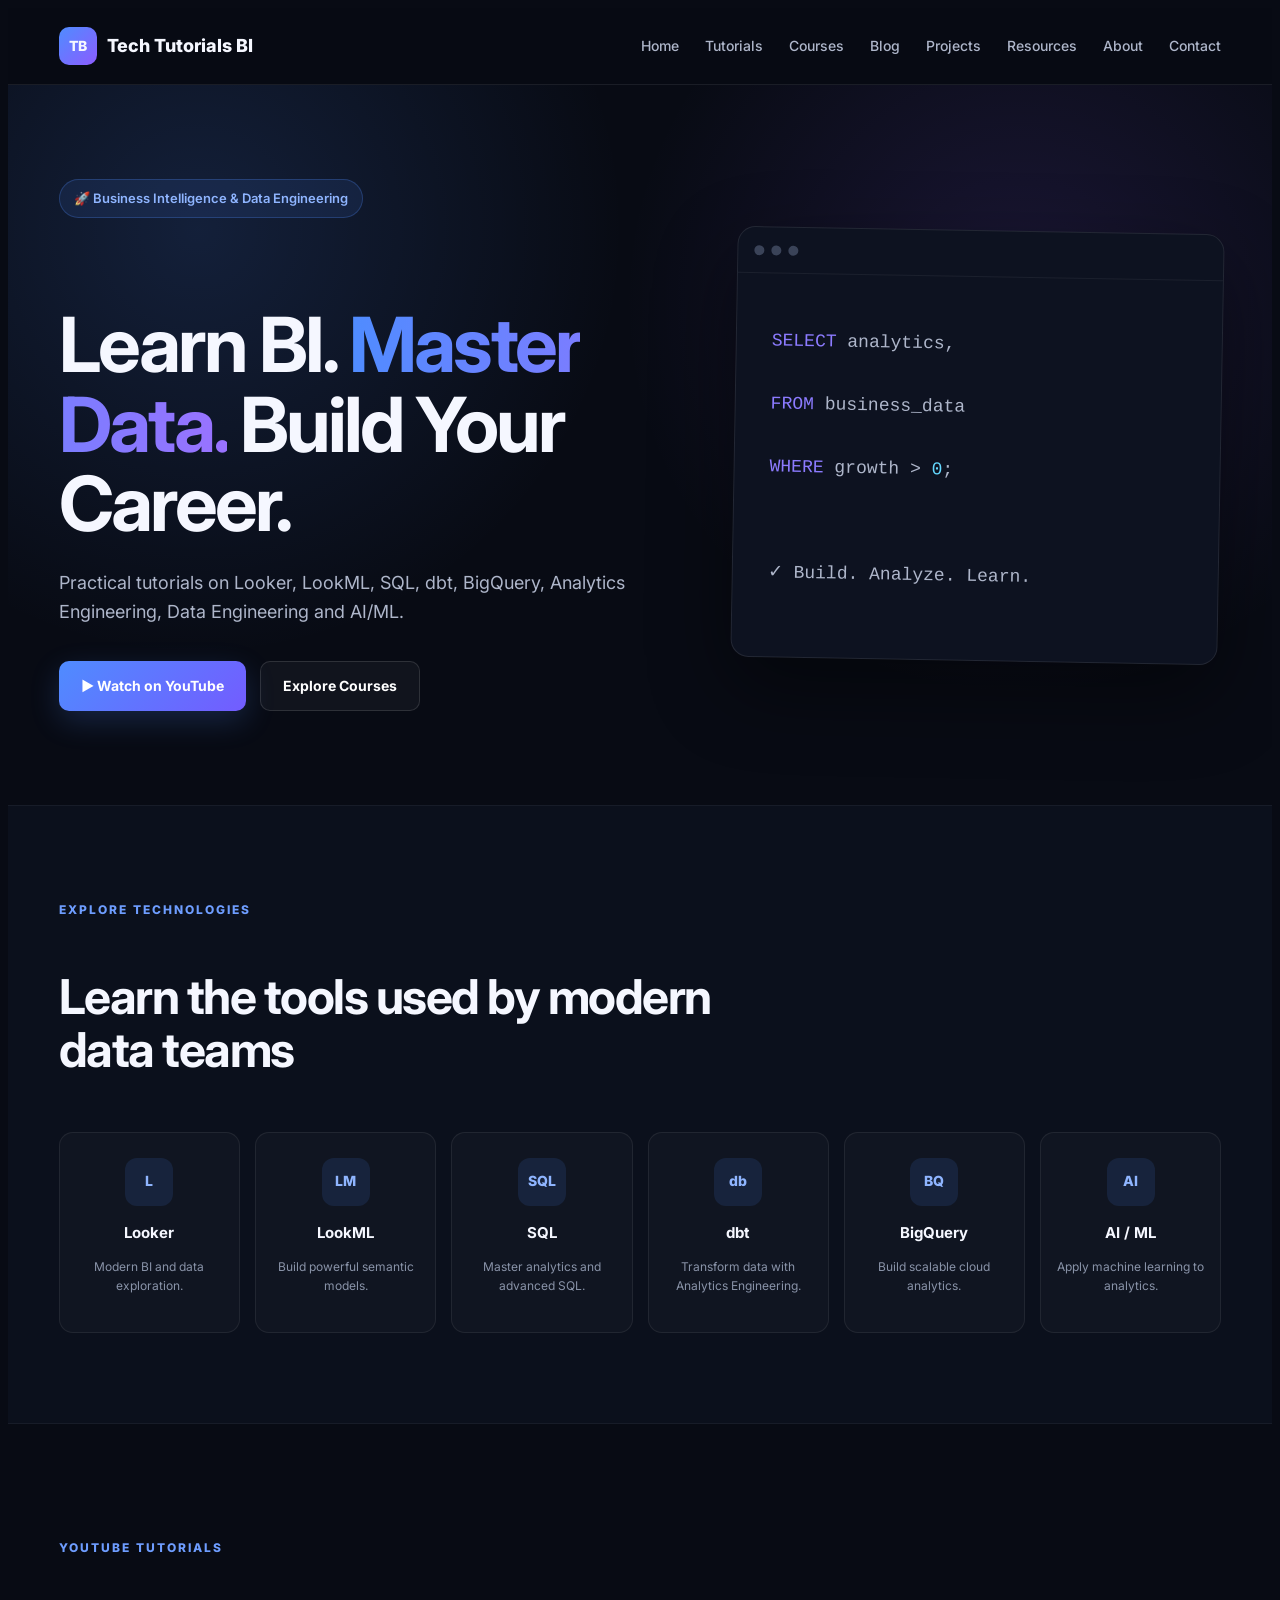
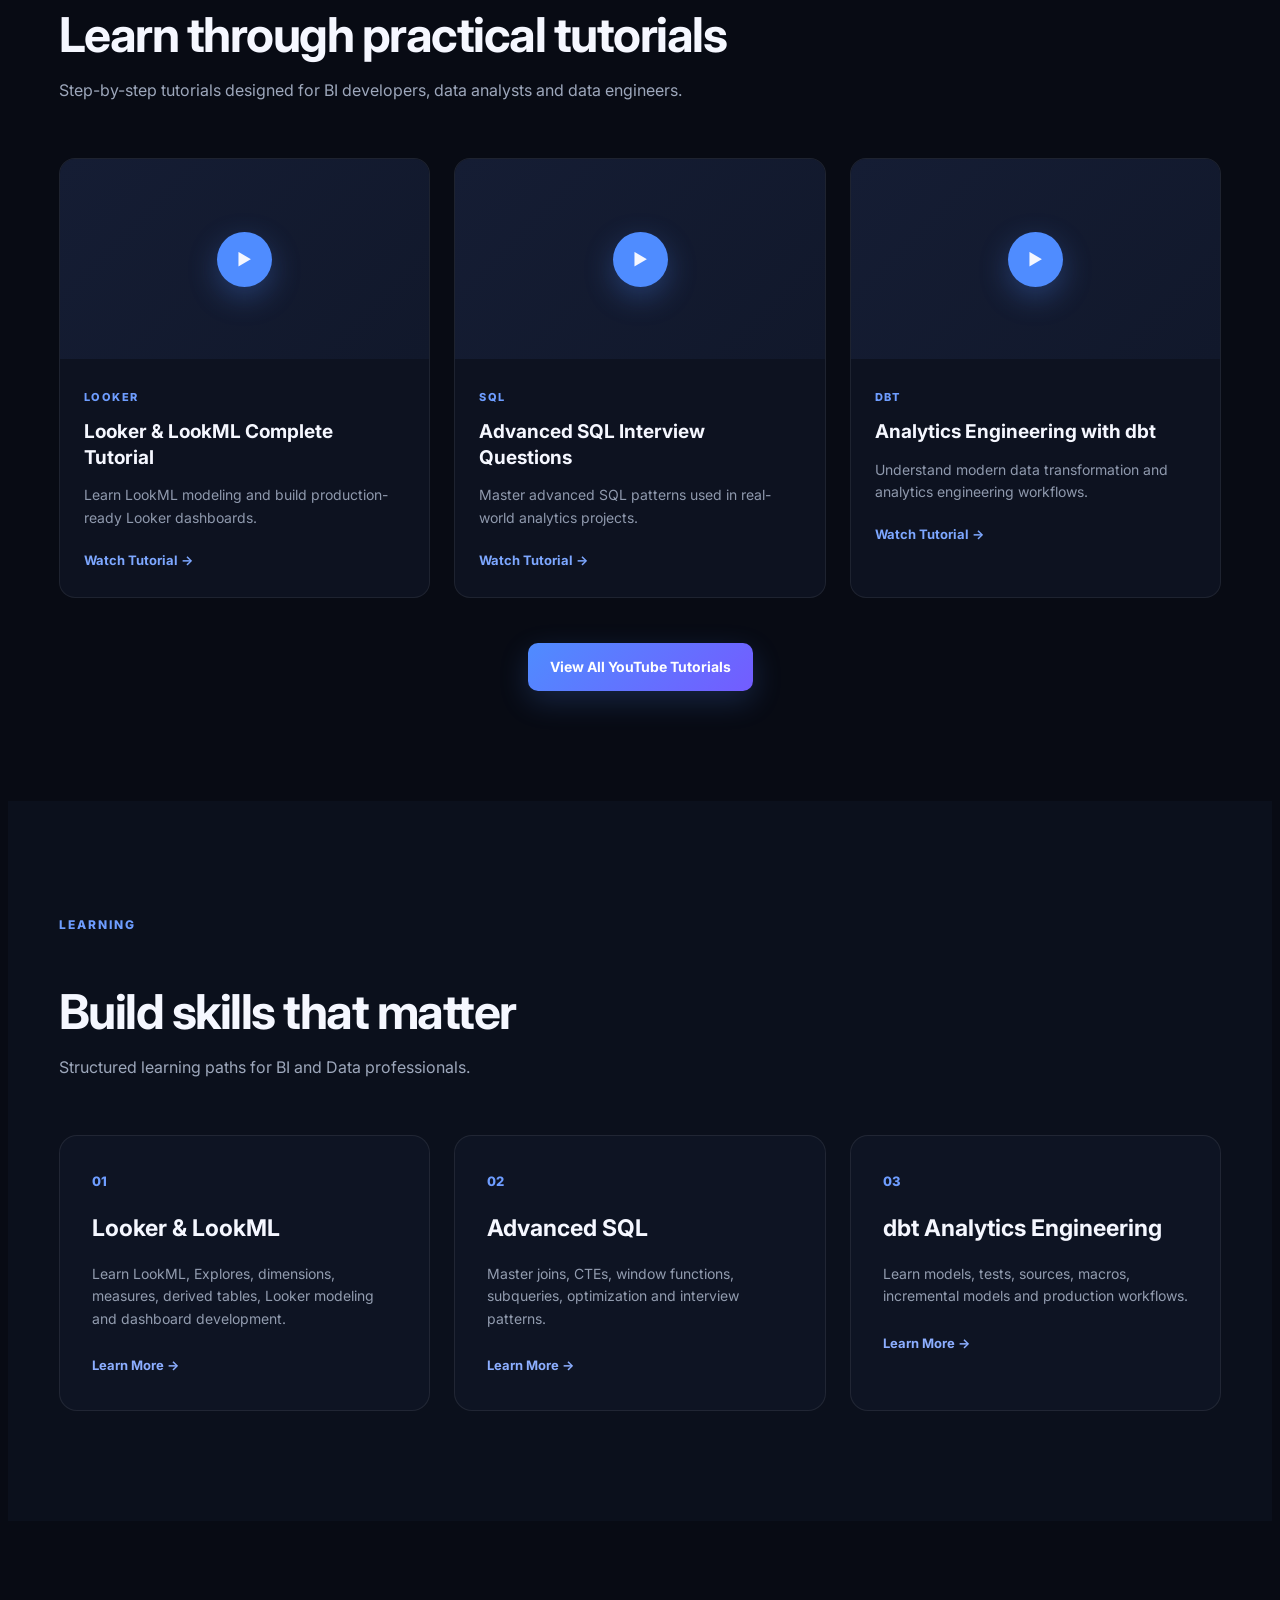
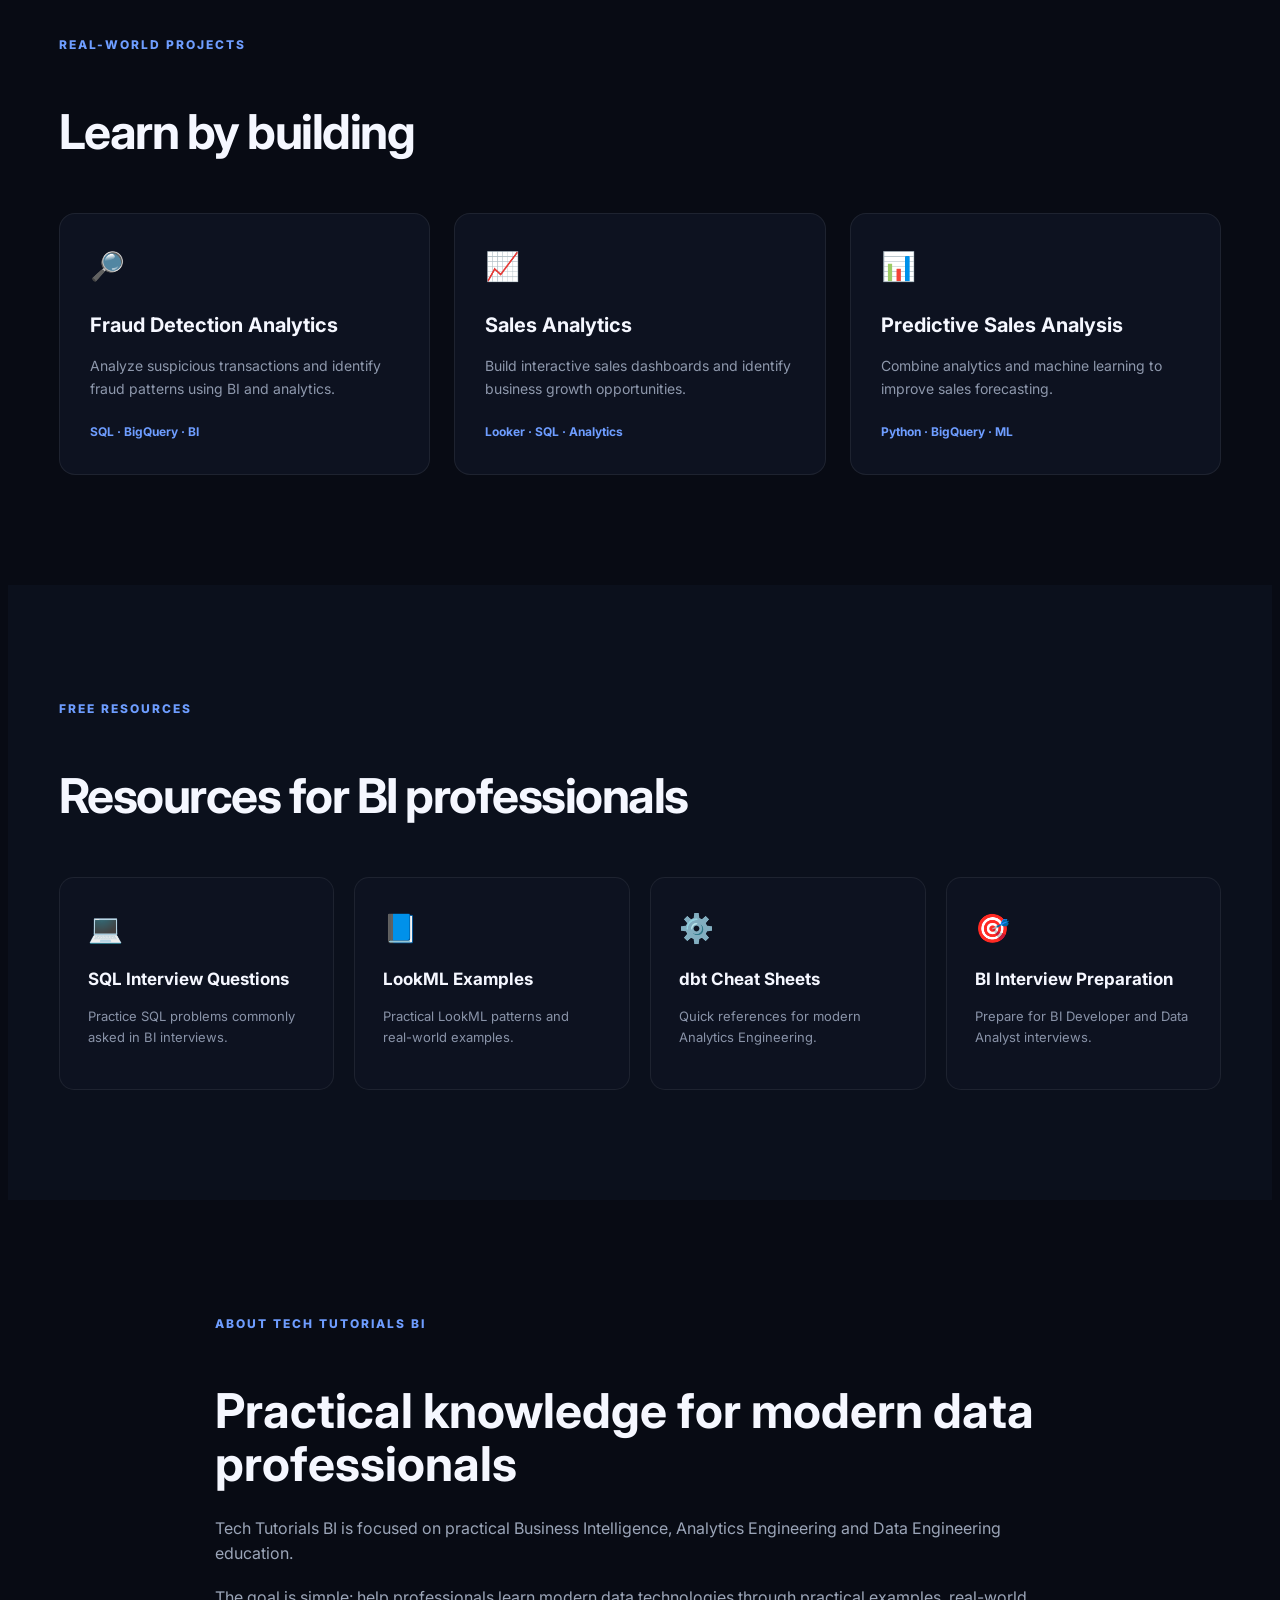
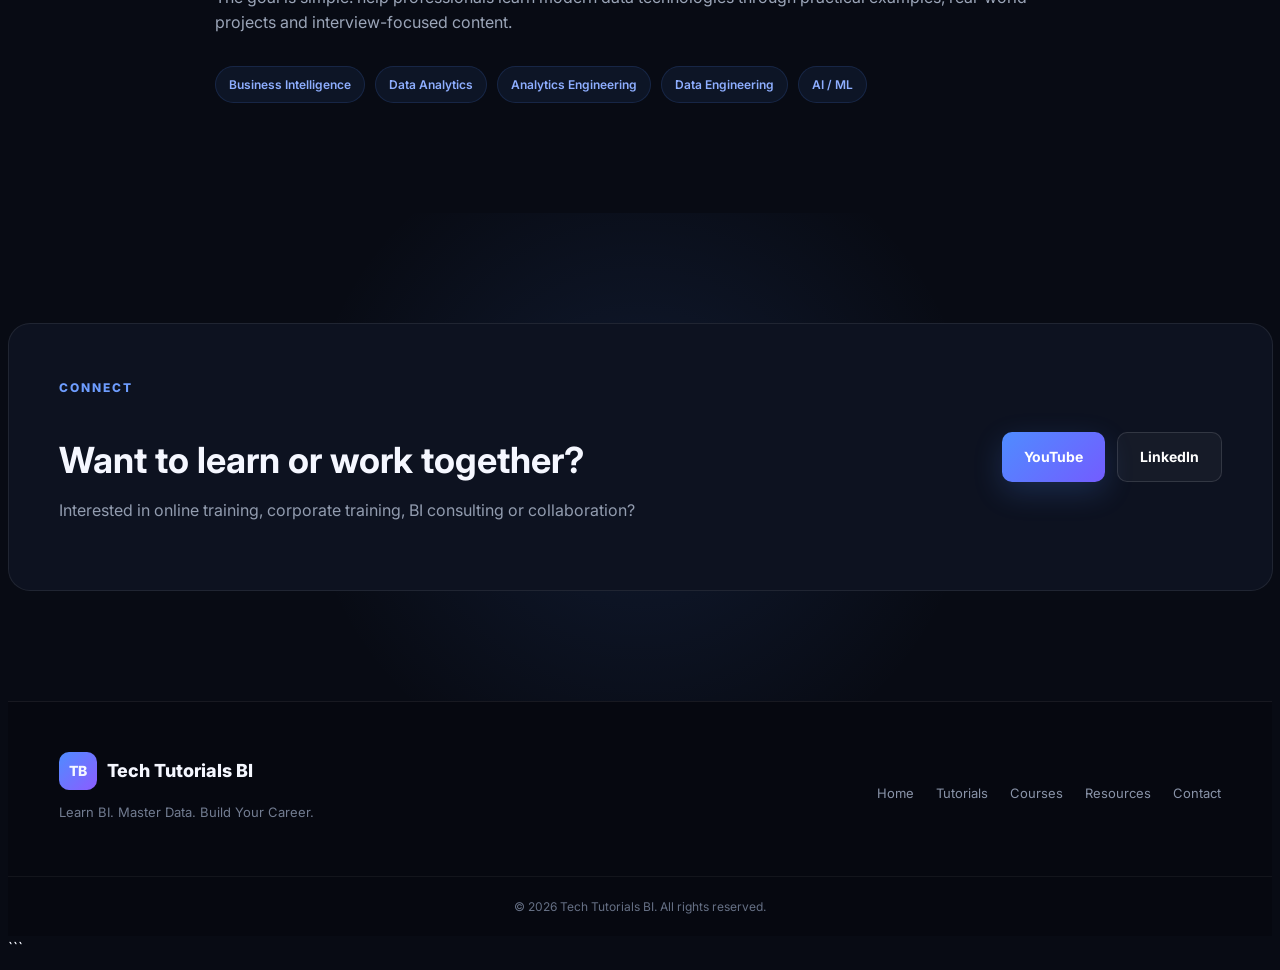
<file: index.html>
<!DOCTYPE html>
<html lang="en">
<head>
    <meta charset="UTF-8">

    <meta name="viewport" content="width=device-width, initial-scale=1.0">

    <title>Tech Tutorials BI | Learn BI, SQL, Looker, dbt & Data Engineering</title>

    <meta name="description"
          content="Tech Tutorials BI provides practical tutorials on Looker, LookML, SQL, dbt, BigQuery, Analytics Engineering, Data Engineering and AI/ML.">

    <meta name="keywords"
          content="Looker, LookML, SQL, dbt, BigQuery, Power BI, Tableau, Analytics Engineering, Data Engineering, AI ML">

    <meta name="author" content="Tech Tutorials BI">

    <!-- Open Graph -->
    <meta property="og:title"
          content="Tech Tutorials BI | Learn BI & Data Engineering">

    <meta property="og:description"
          content="Practical tutorials for Business Intelligence, SQL, Looker, dbt, BigQuery and Data Engineering.">

    <meta property="og:type" content="website">

    <!-- Google Font -->
    <link rel="preconnect" href="https://fonts.googleapis.com">
    <link rel="preconnect" href="https://fonts.gstatic.com" crossorigin>

    <link href="https://fonts.googleapis.com/css2?family=Inter:wght@400;500;600;700;800&display=swap"
          rel="stylesheet">

    <!-- CSS -->
    <link rel="stylesheet" href="style.css">
</head>

<body>

<!-- ================= NAVIGATION ================= -->

<header class="navbar">

    <div class="container nav-container">

        <a href="#home" class="logo">
            <span class="logo-icon">TB</span>
            <span>Tech Tutorials BI</span>
        </a>

        <button class="menu-toggle" id="menuToggle">
            ☰
        </button>

        <nav id="navMenu">

            <a href="#home">Home</a>

            <a href="#tutorials">Tutorials</a>

            <a href="#courses">Courses</a>

            <a href="blog.html">Blog</a>

            <a href="#projects">Projects</a>

            <a href="#resources">Resources</a>

            <a href="#about">About</a>

            <a href="#contact">Contact</a>

        </nav>

    </div>

</header>


<!-- ================= HERO ================= -->

<section id="home" class="hero">

    <div class="container hero-content">

        <div class="hero-text">

            <span class="badge">
                🚀 Business Intelligence & Data Engineering
            </span>

            <h1>
                Learn BI.
                <span>Master Data.</span>
                Build Your Career.
            </h1>

            <p>
                Practical tutorials on Looker, LookML, SQL, dbt,
                BigQuery, Analytics Engineering, Data Engineering
                and AI/ML.
            </p>

            <div class="hero-buttons">

                <a
                    href="https://youtube.com/@techtutorialsbi"
                    target="_blank"
                    class="btn btn-primary">
                    ▶ Watch on YouTube
                </a>

                <a href="#courses" class="btn btn-secondary">
                    Explore Courses
                </a>

            </div>

        </div>


        <div class="hero-card">

            <div class="code-header">
                <span></span>
                <span></span>
                <span></span>
            </div>

            <div class="code-content">

                <p>
                    <span class="keyword">SELECT</span>
                    analytics,
                </p>

                <p>
                    <span class="keyword">FROM</span>
                    business_data
                </p>

                <p>
                    <span class="keyword">WHERE</span>
                    growth > <span class="number">0</span>;
                </p>

                <br>

                <p class="success">
                    ✓ Build. Analyze. Learn.
                </p>

            </div>

        </div>

    </div>

</section>


<!-- ================= TECHNOLOGIES ================= -->

<section class="technologies">

    <div class="container">

        <div class="section-header">

            <span class="section-label">
                EXPLORE TECHNOLOGIES
            </span>

            <h2>
                Learn the tools used by modern data teams
            </h2>

        </div>


        <div class="tech-grid">

            <div class="tech-card">
                <div class="tech-icon">L</div>
                <h3>Looker</h3>
                <p>Modern BI and data exploration.</p>
            </div>

            <div class="tech-card">
                <div class="tech-icon">LM</div>
                <h3>LookML</h3>
                <p>Build powerful semantic models.</p>
            </div>

            <div class="tech-card">
                <div class="tech-icon">SQL</div>
                <h3>SQL</h3>
                <p>Master analytics and advanced SQL.</p>
            </div>

            <div class="tech-card">
                <div class="tech-icon">db</div>
                <h3>dbt</h3>
                <p>Transform data with Analytics Engineering.</p>
            </div>

            <div class="tech-card">
                <div class="tech-icon">BQ</div>
                <h3>BigQuery</h3>
                <p>Build scalable cloud analytics.</p>
            </div>

            <div class="tech-card">
                <div class="tech-icon">AI</div>
                <h3>AI / ML</h3>
                <p>Apply machine learning to analytics.</p>
            </div>

        </div>

    </div>

</section>


<!-- ================= YOUTUBE ================= -->

<section id="tutorials" class="section">

    <div class="container">

        <div class="section-header">

            <span class="section-label">
                YOUTUBE TUTORIALS
            </span>

            <h2>
                Learn through practical tutorials
            </h2>

            <p>
                Step-by-step tutorials designed for BI developers,
                data analysts and data engineers.
            </p>

        </div>


        <div class="video-grid">

            <article class="video-card">

                <div class="video-placeholder">
                    <span>▶</span>
                </div>

                <div class="video-content">

                    <span class="category">
                        LOOKER
                    </span>

                    <h3>
                        Looker & LookML Complete Tutorial
                    </h3>

                    <p>
                        Learn LookML modeling and build production-ready
                        Looker dashboards.
                    </p>

                    <a
                        href="https://youtube.com/@techtutorialsbi"
                        target="_blank">
                        Watch Tutorial →
                    </a>

                </div>

            </article>


            <article class="video-card">

                <div class="video-placeholder">
                    <span>▶</span>
                </div>

                <div class="video-content">

                    <span class="category">
                        SQL
                    </span>

                    <h3>
                        Advanced SQL Interview Questions
                    </h3>

                    <p>
                        Master advanced SQL patterns used in
                        real-world analytics projects.
                    </p>

                    <a
                        href="https://youtube.com/@techtutorialsbi"
                        target="_blank">
                        Watch Tutorial →
                    </a>

                </div>

            </article>


            <article class="video-card">

                <div class="video-placeholder">
                    <span>▶</span>
                </div>

                <div class="video-content">

                    <span class="category">
                        DBT
                    </span>

                    <h3>
                        Analytics Engineering with dbt
                    </h3>

                    <p>
                        Understand modern data transformation and
                        analytics engineering workflows.
                    </p>

                    <a
                        href="https://youtube.com/@techtutorialsbi"
                        target="_blank">
                        Watch Tutorial →
                    </a>

                </div>

            </article>

        </div>


        <div class="center-button">

            <a
                href="https://youtube.com/@techtutorialsbi"
                target="_blank"
                class="btn btn-primary">
                View All YouTube Tutorials
            </a>

        </div>

    </div>

</section>


<!-- ================= COURSES ================= -->

<section id="courses" class="section section-dark">

    <div class="container">

        <div class="section-header">

            <span class="section-label">
                LEARNING
            </span>

            <h2>
                Build skills that matter
            </h2>

            <p>
                Structured learning paths for BI and Data professionals.
            </p>

        </div>


        <div class="course-grid">

            <div class="course-card">

                <span class="course-number">01</span>

                <h3>
                    Looker & LookML
                </h3>

                <p>
                    Learn LookML, Explores, dimensions, measures,
                    derived tables, Looker modeling and dashboard development.
                </p>

                <a href="#contact">
                    Learn More →
                </a>

            </div>


            <div class="course-card">

                <span class="course-number">02</span>

                <h3>
                    Advanced SQL
                </h3>

                <p>
                    Master joins, CTEs, window functions,
                    subqueries, optimization and interview patterns.
                </p>

                <a href="#contact">
                    Learn More →
                </a>

            </div>


            <div class="course-card">

                <span class="course-number">03</span>

                <h3>
                    dbt Analytics Engineering
                </h3>

                <p>
                    Learn models, tests, sources, macros,
                    incremental models and production workflows.
                </p>

                <a href="#contact">
                    Learn More →
                </a>

            </div>

        </div>

    </div>

</section>


<!-- ================= PROJECTS ================= -->

<section id="projects" class="section">

    <div class="container">

        <div class="section-header">

            <span class="section-label">
                REAL-WORLD PROJECTS
            </span>

            <h2>
                Learn by building
            </h2>

        </div>


        <div class="project-grid">

            <div class="project-card">

                <div class="project-icon">
                    🔎
                </div>

                <h3>
                    Fraud Detection Analytics
                </h3>

                <p>
                    Analyze suspicious transactions and identify
                    fraud patterns using BI and analytics.
                </p>

                <span>
                    SQL · BigQuery · BI
                </span>

            </div>


            <div class="project-card">

                <div class="project-icon">
                    📈
                </div>

                <h3>
                    Sales Analytics
                </h3>

                <p>
                    Build interactive sales dashboards and
                    identify business growth opportunities.
                </p>

                <span>
                    Looker · SQL · Analytics
                </span>

            </div>


            <div class="project-card">

                <div class="project-icon">
                    📊
                </div>

                <h3>
                    Predictive Sales Analysis
                </h3>

                <p>
                    Combine analytics and machine learning to
                    improve sales forecasting.
                </p>

                <span>
                    Python · BigQuery · ML
                </span>

            </div>

        </div>

    </div>

</section>


<!-- ================= RESOURCES ================= -->

<section id="resources" class="section resources-section">

    <div class="container">

        <div class="section-header">

            <span class="section-label">
                FREE RESOURCES
            </span>

            <h2>
                Resources for BI professionals
            </h2>

        </div>


        <div class="resource-grid">

            <div class="resource-card">
                <span>💻</span>
                <h3>SQL Interview Questions</h3>
                <p>Practice SQL problems commonly asked in BI interviews.</p>
            </div>

            <div class="resource-card">
                <span>📘</span>
                <h3>LookML Examples</h3>
                <p>Practical LookML patterns and real-world examples.</p>
            </div>

            <div class="resource-card">
                <span>⚙️</span>
                <h3>dbt Cheat Sheets</h3>
                <p>Quick references for modern Analytics Engineering.</p>
            </div>

            <div class="resource-card">
                <span>🎯</span>
                <h3>BI Interview Preparation</h3>
                <p>Prepare for BI Developer and Data Analyst interviews.</p>
            </div>

        </div>

    </div>

</section>


<!-- ================= ABOUT ================= -->

<section id="about" class="section">

    <div class="container about-container">

        <div class="about-text">

            <span class="section-label">
                ABOUT TECH TUTORIALS BI
            </span>

            <h2>
                Practical knowledge for modern data professionals
            </h2>

            <p>
                Tech Tutorials BI is focused on practical Business
                Intelligence, Analytics Engineering and Data Engineering
                education.
            </p>

            <p>
                The goal is simple: help professionals learn modern
                data technologies through practical examples, real-world
                projects and interview-focused content.
            </p>

            <div class="about-tags">

                <span>Business Intelligence</span>
                <span>Data Analytics</span>
                <span>Analytics Engineering</span>
                <span>Data Engineering</span>
                <span>AI / ML</span>

            </div>

        </div>

    </div>

</section>


<!-- ================= CONTACT ================= -->

<section id="contact" class="section contact-section">

    <div class="container contact-container">

        <div>

            <span class="section-label">
                CONNECT
            </span>

            <h2>
                Want to learn or work together?
            </h2>

            <p>
                Interested in online training, corporate training,
                BI consulting or collaboration?
            </p>

        </div>


        <div class="contact-buttons">

            <a
                href="https://youtube.com/@techtutorialsbi"
                target="_blank"
                class="btn btn-primary">
                YouTube
            </a>

            <a
                href="https://www.linkedin.com/"
                target="_blank"
                class="btn btn-secondary">
                LinkedIn
            </a>

        </div>

    </div>

</section>


<!-- ================= FOOTER ================= -->

<footer>

    <div class="container footer-container">

        <div>

            <div class="logo">
                <span class="logo-icon">TB</span>
                Tech Tutorials BI
            </div>

            <p>
                Learn BI. Master Data. Build Your Career.
            </p>

        </div>


        <div class="footer-links">

            <a href="#home">Home</a>

            <a href="#tutorials">Tutorials</a>

            <a href="#courses">Courses</a>

            <a href="#resources">Resources</a>

            <a href="#contact">Contact</a>

        </div>

    </div>


    <div class="footer-bottom">

        © 2026 Tech Tutorials BI. All rights reserved.

    </div>

</footer>


<!-- JavaScript -->

<script src="script.js"></script>

</body>

</html>
```
</file>
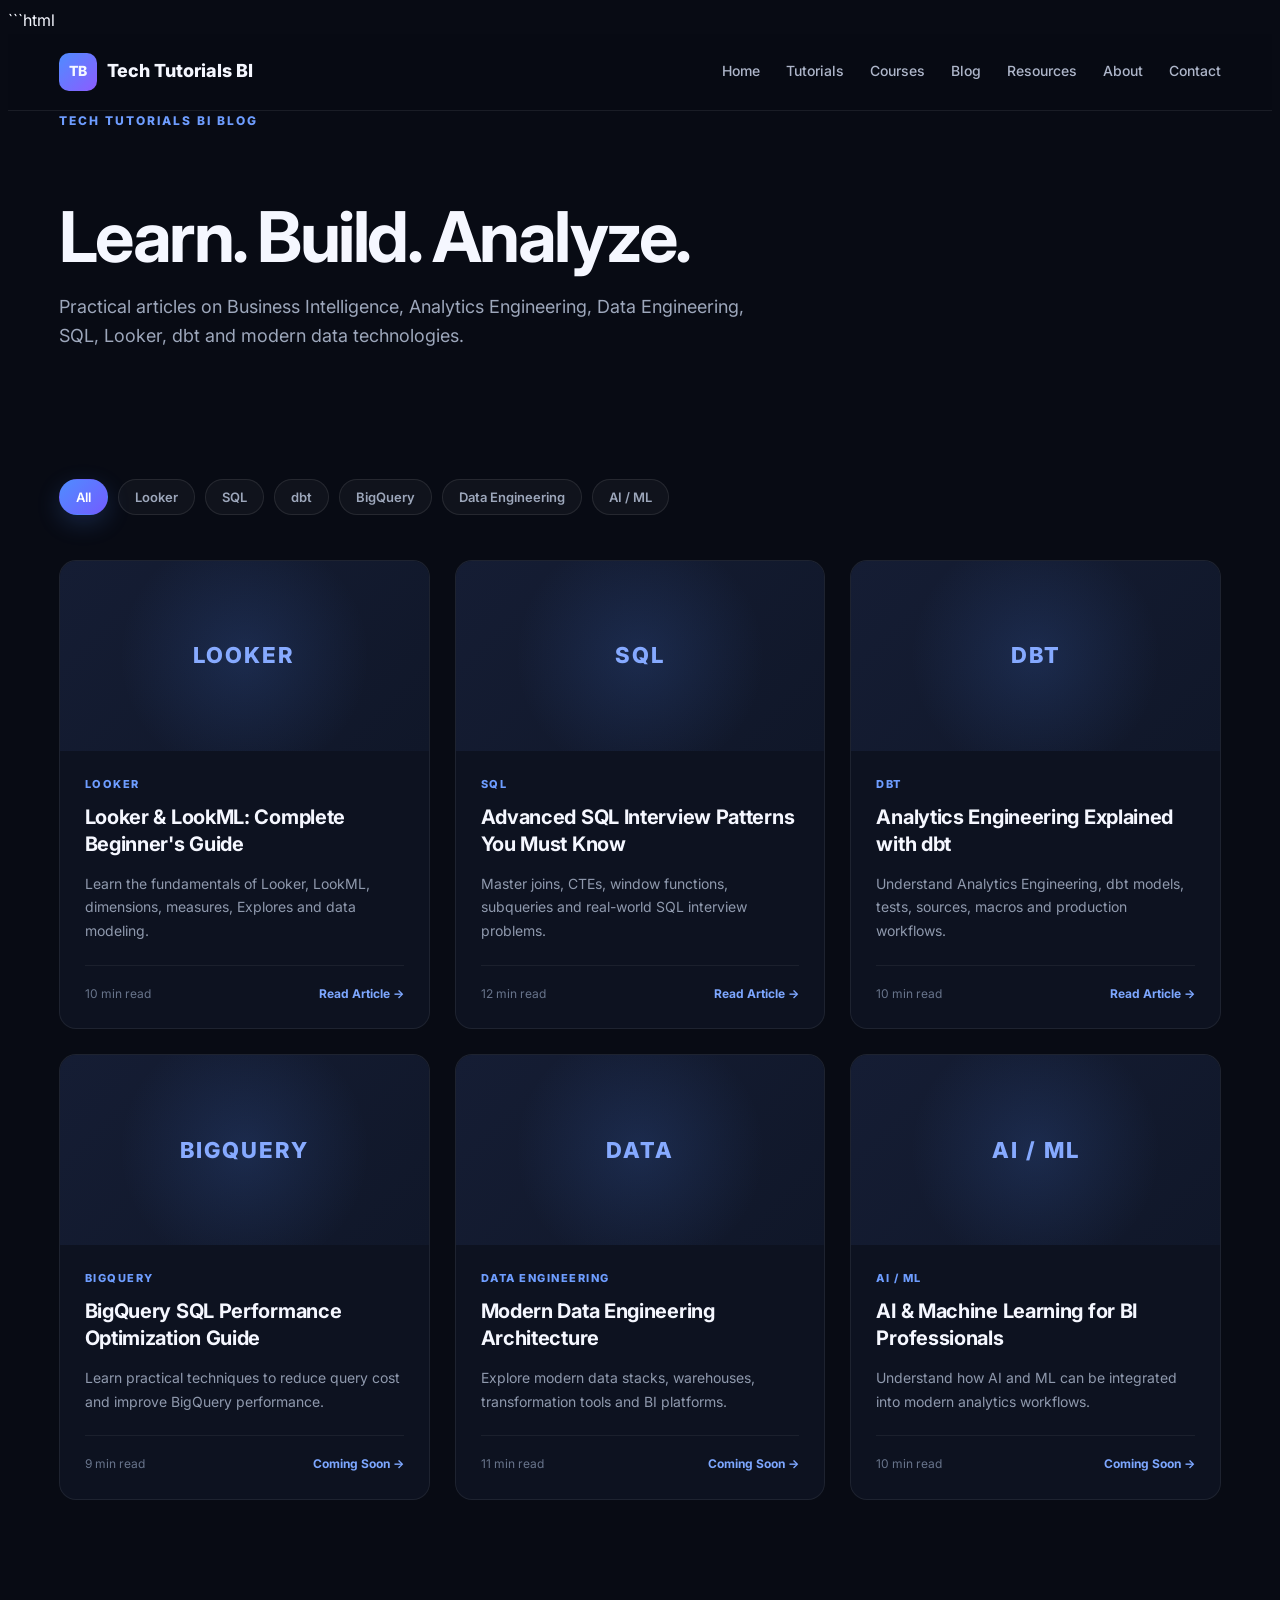
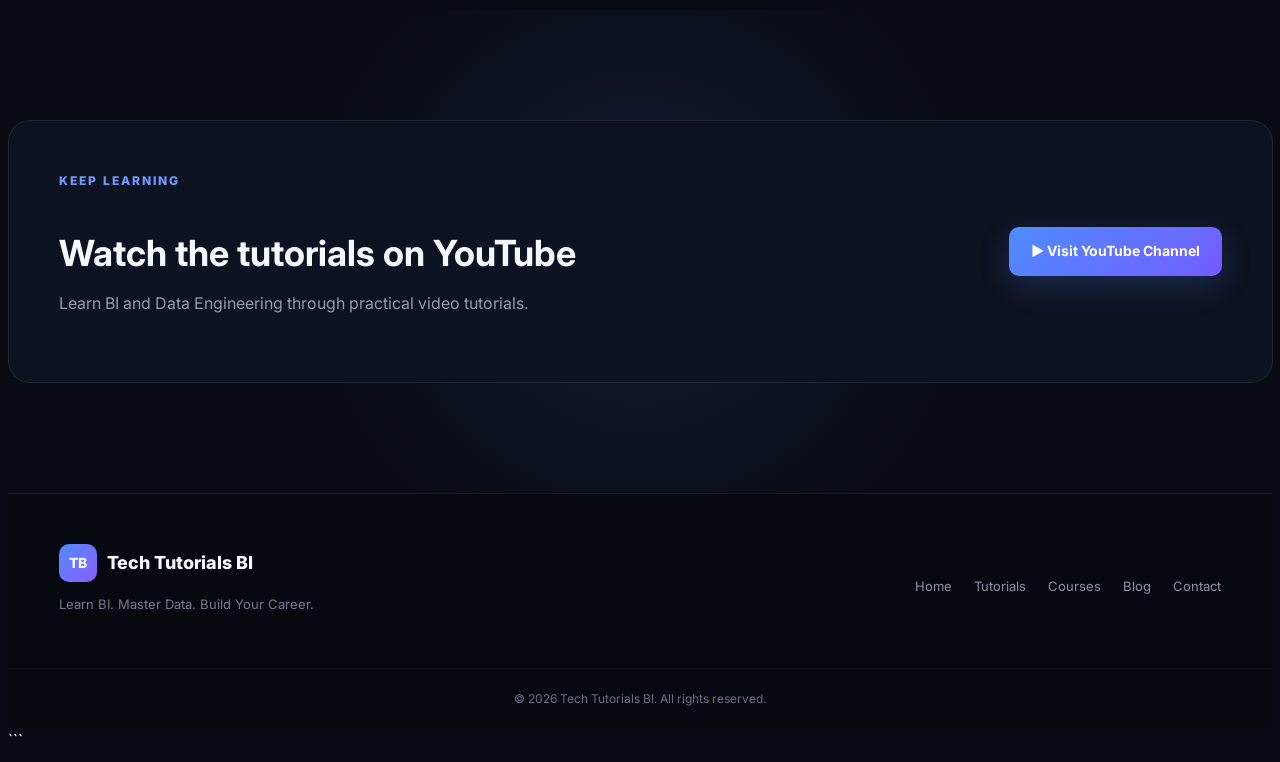
<file: blog.html>
```html
<!DOCTYPE html>
<html lang="en">

<head>

    <meta charset="UTF-8">

    <meta name="viewport"
          content="width=device-width, initial-scale=1.0">

    <title>Tech Tutorials BI Blog | BI, SQL, Looker, dbt & Data Engineering</title>

    <meta name="description"
          content="Tech Tutorials BI blog covering Looker, LookML, SQL, dbt, BigQuery, Analytics Engineering, Data Engineering and AI/ML.">

    <link rel="preconnect"
          href="https://fonts.googleapis.com">

    <link rel="preconnect"
          href="https://fonts.gstatic.com"
          crossorigin>

    <link href="https://fonts.googleapis.com/css2?family=Inter:wght@400;500;600;700;800&display=swap"
          rel="stylesheet">

    <link rel="stylesheet"
          href="style.css">

</head>


<body>


<!-- ================= NAVIGATION ================= -->

<header class="navbar">

    <div class="container nav-container">

        <a href="index.html" class="logo">

            <span class="logo-icon">
                TB
            </span>

            <span>
                Tech Tutorials BI
            </span>

        </a>


        <button
            class="menu-toggle"
            id="menuToggle">

            ☰

        </button>


        <nav id="navMenu">

            <a href="index.html">
                Home
            </a>

            <a href="index.html#tutorials">
                Tutorials
            </a>

            <a href="index.html#courses">
                Courses
            </a>

            <a href="blog.html" class="active">
                Blog
            </a>

            <a href="index.html#resources">
                Resources
            </a>

            <a href="index.html#about">
                About
            </a>

            <a href="index.html#contact">
                Contact
            </a>

        </nav>

    </div>

</header>


<!-- ================= BLOG HERO ================= -->

<section class="blog-hero">

    <div class="container">

        <span class="section-label">
            TECH TUTORIALS BI BLOG
        </span>

        <h1>
            Learn. Build. Analyze.
        </h1>

        <p>
            Practical articles on Business Intelligence,
            Analytics Engineering, Data Engineering,
            SQL, Looker, dbt and modern data technologies.
        </p>

    </div>

</section>


<!-- ================= BLOG ================= -->

<section class="section">

    <div class="container">


        <!-- Categories -->

        <div class="blog-categories">

            <button class="blog-filter active">
                All
            </button>

            <button class="blog-filter">
                Looker
            </button>

            <button class="blog-filter">
                SQL
            </button>

            <button class="blog-filter">
                dbt
            </button>

            <button class="blog-filter">
                BigQuery
            </button>

            <button class="blog-filter">
                Data Engineering
            </button>

            <button class="blog-filter">
                AI / ML
            </button>

        </div>


        <!-- Blog Grid -->

        <div class="blog-grid">


            <!-- Blog 1 -->

            <article
                class="blog-card"
                data-category="looker">

                <div class="blog-image">
                    LOOKER
                </div>

                <div class="blog-content">

                    <span class="category">
                        LOOKER
                    </span>

                    <h2>
                        Looker & LookML:
                        Complete Beginner's Guide
                    </h2>

                    <p>
                        Learn the fundamentals of Looker,
                        LookML, dimensions, measures,
                        Explores and data modeling.
                    </p>

                    <div class="blog-meta">

                        <span>
                            10 min read
                        </span>

                        <a href="blog/looker-tutorial.html">
                            Read Article →
                        </a>

                    </div>

                </div>

            </article>


            <!-- Blog 2 -->

            <article
                class="blog-card"
                data-category="sql">

                <div class="blog-image">
                    SQL
                </div>

                <div class="blog-content">

                    <span class="category">
                        SQL
                    </span>

                    <h2>
                        Advanced SQL Interview
                        Patterns You Must Know
                    </h2>

                    <p>
                        Master joins, CTEs, window functions,
                        subqueries and real-world SQL
                        interview problems.
                    </p>

                    <div class="blog-meta">

                        <span>
                            12 min read
                        </span>

                        <a href="blog/advanced-sql.html">
                            Read Article →
                        </a>

                    </div>

                </div>

            </article>


            <!-- Blog 3 -->

            <article
                class="blog-card"
                data-category="dbt">

                <div class="blog-image">
                    DBT
                </div>

                <div class="blog-content">

                    <span class="category">
                        DBT
                    </span>

                    <h2>
                        Analytics Engineering
                        Explained with dbt
                    </h2>

                    <p>
                        Understand Analytics Engineering,
                        dbt models, tests, sources,
                        macros and production workflows.
                    </p>

                    <div class="blog-meta">

                        <span>
                            10 min read
                        </span>

                        <a href="blog/dbt-analytics-engineering.html">
                            Read Article →
                        </a>

                    </div>

                </div>

            </article>


            <!-- Blog 4 -->

            <article
                class="blog-card"
                data-category="bigquery">

                <div class="blog-image">
                    BIGQUERY
                </div>

                <div class="blog-content">

                    <span class="category">
                        BIGQUERY
                    </span>

                    <h2>
                        BigQuery SQL Performance
                        Optimization Guide
                    </h2>

                    <p>
                        Learn practical techniques to reduce
                        query cost and improve BigQuery
                        performance.
                    </p>

                    <div class="blog-meta">

                        <span>
                            9 min read
                        </span>

                        <a href="#">
                            Coming Soon →
                        </a>

                    </div>

                </div>

            </article>


            <!-- Blog 5 -->

            <article
                class="blog-card"
                data-category="data engineering">

                <div class="blog-image">
                    DATA
                </div>

                <div class="blog-content">

                    <span class="category">
                        DATA ENGINEERING
                    </span>

                    <h2>
                        Modern Data Engineering
                        Architecture
                    </h2>

                    <p>
                        Explore modern data stacks,
                        warehouses, transformation tools
                        and BI platforms.
                    </p>

                    <div class="blog-meta">

                        <span>
                            11 min read
                        </span>

                        <a href="#">
                            Coming Soon →
                        </a>

                    </div>

                </div>

            </article>


            <!-- Blog 6 -->

            <article
                class="blog-card"
                data-category="ai / ml">

                <div class="blog-image">
                    AI / ML
                </div>

                <div class="blog-content">

                    <span class="category">
                        AI / ML
                    </span>

                    <h2>
                        AI & Machine Learning
                        for BI Professionals
                    </h2>

                    <p>
                        Understand how AI and ML can be
                        integrated into modern analytics
                        workflows.
                    </p>

                    <div class="blog-meta">

                        <span>
                            10 min read
                        </span>

                        <a href="#">
                            Coming Soon →
                        </a>

                    </div>

                </div>

            </article>

        </div>

    </div>

</section>


<!-- ================= CTA ================= -->

<section class="section contact-section">

    <div class="container contact-container">

        <div>

            <span class="section-label">
                KEEP LEARNING
            </span>

            <h2>
                Watch the tutorials on YouTube
            </h2>

            <p>
                Learn BI and Data Engineering through
                practical video tutorials.
            </p>

        </div>


        <a
            href="https://youtube.com/@techtutorialsbi"
            target="_blank"
            class="btn btn-primary">

            ▶ Visit YouTube Channel

        </a>

    </div>

</section>


<!-- ================= FOOTER ================= -->

<footer>

    <div class="container footer-container">

        <div>

            <div class="logo">

                <span class="logo-icon">
                    TB
                </span>

                Tech Tutorials BI

            </div>

            <p>
                Learn BI. Master Data. Build Your Career.
            </p>

        </div>


        <div class="footer-links">

            <a href="index.html">
                Home
            </a>

            <a href="index.html#tutorials">
                Tutorials
            </a>

            <a href="index.html#courses">
                Courses
            </a>

            <a href="blog.html">
                Blog
            </a>

            <a href="index.html#contact">
                Contact
            </a>

        </div>

    </div>


    <div class="footer-bottom">

        © 2026 Tech Tutorials BI.
        All rights reserved.

    </div>

</footer>


<script src="script.js"></script>

</body>

</html>
```
</file>
<file: style.css>
```css
/* =========================================
   TECH TUTORIALS BI
   Main Website Styles
   ========================================= */


/* =========================================
   GLOBAL
   ========================================= */

* {
    margin: 0;
    padding: 0;
    box-sizing: border-box;
}

html {
    scroll-behavior: smooth;
}

body {
    font-family: "Inter", sans-serif;
    background: #080b14;
    color: #f5f7ff;
    line-height: 1.6;
}

a {
    color: inherit;
    text-decoration: none;
}

img {
    max-width: 100%;
    display: block;
}

.container {
    width: min(1180px, 92%);
    margin: auto;
}


/* =========================================
   NAVIGATION
   ========================================= */

.navbar {
    position: sticky;
    top: 0;
    z-index: 1000;

    background: rgba(8, 11, 20, 0.92);

    backdrop-filter: blur(14px);

    border-bottom: 1px solid rgba(255, 255, 255, 0.08);
}

.nav-container {
    height: 76px;

    display: flex;
    align-items: center;
    justify-content: space-between;
}

.logo {
    display: flex;
    align-items: center;
    gap: 10px;

    font-weight: 800;
    font-size: 18px;
}

.logo-icon {
    width: 38px;
    height: 38px;

    display: flex;
    align-items: center;
    justify-content: center;

    border-radius: 10px;

    background: linear-gradient(
        135deg,
        #4f8cff,
        #8c5cff
    );

    font-size: 14px;
    font-weight: 800;
}

nav {
    display: flex;
    gap: 26px;
}

nav a {
    color: #aeb6ca;
    font-size: 14px;
    font-weight: 500;

    transition: 0.25s ease;
}

nav a:hover {
    color: #ffffff;
}

.menu-toggle {
    display: none;

    border: none;
    background: transparent;

    color: white;

    font-size: 26px;

    cursor: pointer;
}


/* =========================================
   HERO
   ========================================= */

.hero {
    min-height: 720px;

    display: flex;
    align-items: center;

    background:
        radial-gradient(
            circle at 15% 20%,
            rgba(79, 140, 255, 0.16),
            transparent 35%
        ),
        radial-gradient(
            circle at 80% 30%,
            rgba(140, 92, 255, 0.14),
            transparent 35%
        );

    position: relative;
    overflow: hidden;
}

.hero-content {
    display: grid;

    grid-template-columns: 1.1fr 0.9fr;

    gap: 80px;

    align-items: center;
}

.badge {
    display: inline-block;

    padding: 8px 14px;

    border-radius: 30px;

    background: rgba(79, 140, 255, 0.1);

    border: 1px solid rgba(79, 140, 255, 0.25);

    color: #8fb5ff;

    font-size: 13px;
    font-weight: 600;

    margin-bottom: 24px;
}

.hero h1 {
    font-size: clamp(44px, 6vw, 76px);

    line-height: 1.05;

    letter-spacing: -3px;

    margin-bottom: 25px;
}

.hero h1 span {
    background: linear-gradient(
        90deg,
        #4f8cff,
        #9a72ff
    );

    -webkit-background-clip: text;
    -webkit-text-fill-color: transparent;
}

.hero p {
    color: #aeb6ca;

    font-size: 18px;

    max-width: 650px;

    margin-bottom: 34px;
}

.hero-buttons {
    display: flex;
    gap: 14px;

    flex-wrap: wrap;
}


/* =========================================
   BUTTONS
   ========================================= */

.btn {
    display: inline-flex;

    align-items: center;
    justify-content: center;

    padding: 13px 22px;

    border-radius: 10px;

    font-size: 14px;
    font-weight: 700;

    transition: 0.25s ease;
}

.btn-primary {
    background: linear-gradient(
        135deg,
        #4f8cff,
        #735cff
    );

    color: white;

    box-shadow:
        0 10px 30px rgba(79, 140, 255, 0.2);
}

.btn-primary:hover {
    transform: translateY(-3px);

    box-shadow:
        0 15px 40px rgba(79, 140, 255, 0.35);
}

.btn-secondary {
    border: 1px solid rgba(255, 255, 255, 0.12);

    background: rgba(255, 255, 255, 0.04);

    color: white;
}

.btn-secondary:hover {
    background: rgba(255, 255, 255, 0.09);

    transform: translateY(-3px);
}


/* =========================================
   HERO CODE CARD
   ========================================= */

.hero-card {
    background: #0d1220;

    border: 1px solid rgba(255, 255, 255, 0.09);

    border-radius: 18px;

    overflow: hidden;

    box-shadow:
        0 30px 80px rgba(0, 0, 0, 0.45);

    transform: rotate(1deg);

    transition: 0.3s ease;
}

.hero-card:hover {
    transform: rotate(0deg) translateY(-5px);
}

.code-header {
    height: 45px;

    display: flex;
    align-items: center;

    gap: 7px;

    padding: 0 16px;

    border-bottom: 1px solid rgba(255, 255, 255, 0.06);
}

.code-header span {
    width: 10px;
    height: 10px;

    border-radius: 50%;

    background: #3a4358;
}

.code-content {
    padding: 35px;

    font-family: monospace;

    font-size: 16px;

    color: #cdd5e7;
}

.keyword {
    color: #8c7bff;
}

.number {
    color: #64d9ff;
}

.success {
    color: #67e8a5;
}


/* =========================================
   SECTIONS
   ========================================= */

.section {
    padding: 110px 0;
}

.section-dark {
    background: #0b101c;
}

.section-header {
    max-width: 720px;

    margin-bottom: 55px;
}

.section-label {
    color: #6e9dff;

    font-size: 12px;

    font-weight: 800;

    letter-spacing: 2px;

    display: inline-block;

    margin-bottom: 12px;
}

.section-header h2 {
    font-size: clamp(32px, 4vw, 48px);

    line-height: 1.1;

    letter-spacing: -1.5px;

    margin-bottom: 15px;
}

.section-header p {
    color: #9da7bb;

    font-size: 16px;
}


/* =========================================
   TECHNOLOGIES
   ========================================= */

.technologies {
    padding: 90px 0;

    background: #0b101c;

    border-top: 1px solid rgba(255, 255, 255, 0.05);

    border-bottom: 1px solid rgba(255, 255, 255, 0.05);
}

.tech-grid {
    display: grid;

    grid-template-columns: repeat(6, 1fr);

    gap: 15px;
}

.tech-card {
    padding: 25px 15px;

    text-align: center;

    border-radius: 14px;

    background: rgba(255, 255, 255, 0.025);

    border: 1px solid rgba(255, 255, 255, 0.07);

    transition: 0.25s ease;
}

.tech-card:hover {
    transform: translateY(-5px);

    border-color: rgba(79, 140, 255, 0.4);

    background: rgba(79, 140, 255, 0.05);
}

.tech-icon {
    width: 48px;
    height: 48px;

    margin: 0 auto 15px;

    display: flex;
    align-items: center;
    justify-content: center;

    border-radius: 12px;

    background: rgba(79, 140, 255, 0.12);

    color: #8fb5ff;

    font-weight: 800;

    font-size: 14px;
}

.tech-card h3 {
    font-size: 15px;

    margin-bottom: 7px;
}

.tech-card p {
    color: #8993a8;

    font-size: 12px;
}


/* =========================================
   VIDEO CARDS
   ========================================= */

.video-grid {
    display: grid;

    grid-template-columns: repeat(3, 1fr);

    gap: 24px;
}

.video-card {
    background: #0d1220;

    border: 1px solid rgba(255, 255, 255, 0.07);

    border-radius: 16px;

    overflow: hidden;

    transition: 0.3s ease;
}

.video-card:hover {
    transform: translateY(-7px);

    border-color: rgba(79, 140, 255, 0.35);

    box-shadow:
        0 20px 50px rgba(0, 0, 0, 0.25);
}

.video-placeholder {
    height: 200px;

    display: flex;

    align-items: center;
    justify-content: center;

    background:
        linear-gradient(
            135deg,
            #151d34,
            #11182b
        );
}

.video-placeholder span {
    width: 55px;
    height: 55px;

    display: flex;
    align-items: center;
    justify-content: center;

    border-radius: 50%;

    background: #4f8cff;

    box-shadow:
        0 10px 30px rgba(79, 140, 255, 0.3);
}

.video-content {
    padding: 24px;
}

.category {
    color: #6e9dff;

    font-size: 11px;

    font-weight: 800;

    letter-spacing: 1.5px;
}

.video-content h3 {
    font-size: 19px;

    line-height: 1.35;

    margin: 10px 0;
}

.video-content p {
    color: #8f99ad;

    font-size: 14px;

    margin-bottom: 18px;
}

.video-content a {
    color: #7da7ff;

    font-size: 13px;

    font-weight: 700;
}

.center-button {
    text-align: center;

    margin-top: 45px;
}


/* =========================================
   COURSES
   ========================================= */

.course-grid {
    display: grid;

    grid-template-columns: repeat(3, 1fr);

    gap: 24px;
}

.course-card {
    padding: 32px;

    border-radius: 18px;

    background: #0e1423;

    border: 1px solid rgba(255, 255, 255, 0.08);

    transition: 0.3s ease;
}

.course-card:hover {
    transform: translateY(-7px);

    border-color: rgba(140, 92, 255, 0.4);
}

.course-number {
    color: #6e9dff;

    font-size: 13px;

    font-weight: 800;
}

.course-card h3 {
    font-size: 23px;

    margin: 16px 0;
}

.course-card p {
    color: #929caf;

    font-size: 14px;

    margin-bottom: 22px;
}

.course-card a {
    color: #8caeff;

    font-size: 13px;

    font-weight: 700;
}


/* =========================================
   PROJECTS
   ========================================= */

.project-grid {
    display: grid;

    grid-template-columns: repeat(3, 1fr);

    gap: 24px;
}

.project-card {
    padding: 30px;

    border-radius: 16px;

    background: #0d1220;

    border: 1px solid rgba(255, 255, 255, 0.07);

    transition: 0.3s ease;
}

.project-card:hover {
    transform: translateY(-6px);

    border-color: rgba(79, 140, 255, 0.35);
}

.project-icon {
    font-size: 28px;

    margin-bottom: 18px;
}

.project-card h3 {
    margin-bottom: 10px;

    font-size: 20px;
}

.project-card p {
    color: #8e98ac;

    font-size: 14px;

    margin-bottom: 18px;
}

.project-card span {
    color: #6e9dff;

    font-size: 12px;

    font-weight: 700;
}


/* =========================================
   RESOURCES
   ========================================= */

.resources-section {
    background: #0b101c;
}

.resource-grid {
    display: grid;

    grid-template-columns: repeat(4, 1fr);

    gap: 20px;
}

.resource-card {
    padding: 28px;

    background: #0d1220;

    border: 1px solid rgba(255, 255, 255, 0.07);

    border-radius: 15px;

    transition: 0.3s ease;
}

.resource-card:hover {
    transform: translateY(-5px);
}

.resource-card span {
    font-size: 28px;
}

.resource-card h3 {
    font-size: 17px;

    margin: 15px 0 8px;
}

.resource-card p {
    color: #8993a8;

    font-size: 13px;
}


/* =========================================
   ABOUT
   ========================================= */

.about-container {
    max-width: 850px;
}

.about-text h2 {
    font-size: clamp(32px, 4vw, 48px);

    line-height: 1.1;

    margin-bottom: 25px;
}

.about-text p {
    color: #9ba5b8;

    font-size: 16px;

    margin-bottom: 18px;
}

.about-tags {
    display: flex;

    flex-wrap: wrap;

    gap: 10px;

    margin-top: 30px;
}

.about-tags span {
    padding: 8px 13px;

    border-radius: 20px;

    background: rgba(79, 140, 255, 0.08);

    border: 1px solid rgba(79, 140, 255, 0.15);

    color: #8eaeff;

    font-size: 12px;

    font-weight: 600;
}


/* =========================================
   CONTACT
   ========================================= */

.contact-section {
    background:
        radial-gradient(
            circle at center,
            rgba(79, 140, 255, 0.12),
            transparent 50%
        );
}

.contact-container {
    display: flex;

    align-items: center;

    justify-content: space-between;

    gap: 50px;

    padding: 50px;

    border-radius: 22px;

    background: #0d1220;

    border: 1px solid rgba(255, 255, 255, 0.08);
}

.contact-container h2 {
    font-size: 36px;

    line-height: 1.2;

    margin-bottom: 12px;
}

.contact-container p {
    color: #929caf;
}

.contact-buttons {
    display: flex;

    gap: 12px;

    flex-wrap: wrap;
}


/* =========================================
   FOOTER
   ========================================= */

footer {
    background: #060810;

    border-top: 1px solid rgba(255, 255, 255, 0.07);

    padding-top: 50px;
}

.footer-container {
    display: flex;

    justify-content: space-between;

    gap: 40px;

    padding-bottom: 40px;
}

.footer-container p {
    color: #727c91;

    font-size: 13px;

    margin-top: 12px;
}

.footer-links {
    display: flex;

    flex-wrap: wrap;

    gap: 22px;

    align-items: center;
}

.footer-links a {
    color: #8993a8;

    font-size: 13px;

    transition: 0.2s;
}

.footer-links a:hover {
    color: white;
}

.footer-bottom {
    text-align: center;

    padding: 20px;

    border-top: 1px solid rgba(255, 255, 255, 0.05);

    color: #667085;

    font-size: 12px;
}


/* =========================================
   RESPONSIVE
   ========================================= */

@media (max-width: 1000px) {

    .tech-grid {
        grid-template-columns: repeat(3, 1fr);
    }

    .hero-content {
        grid-template-columns: 1fr;

        gap: 50px;
    }

    .hero {
        padding: 100px 0;
    }

    .video-grid,
    .course-grid,
    .project-grid {
        grid-template-columns: repeat(2, 1fr);
    }

    .resource-grid {
        grid-template-columns: repeat(2, 1fr);
    }

}


@media (max-width: 700px) {

    .nav-container {
        height: 68px;
    }

    .menu-toggle {
        display: block;
    }

    nav {
        display: none;

        position: absolute;

        top: 68px;

        left: 0;
        right: 0;

        flex-direction: column;

        gap: 0;

        background: #080b14;

        border-bottom: 1px solid rgba(255, 255, 255, 0.08);
    }

    nav.active {
        display: flex;
    }

    nav a {
        padding: 15px 4%;

        border-bottom: 1px solid rgba(255, 255, 255, 0.05);
    }

    .hero h1 {
        letter-spacing: -2px;
    }

    .hero p {
        font-size: 16px;
    }

    .section {
        padding: 75px 0;
    }

    .tech-grid {
        grid-template-columns: repeat(2, 1fr);
    }

    .video-grid,
    .course-grid,
    .project-grid,
    .resource-grid {
        grid-template-columns: 1fr;
    }

    .contact-container {
        flex-direction: column;

        align-items: flex-start;

        padding: 32px;
    }

    .contact-container h2 {
        font-size: 30px;
    }

    .footer-container {
        flex-direction: column;
    }

}


@media (max-width: 420px) {

    .logo {
        font-size: 15px;
    }

    .logo-icon {
        width: 34px;
        height: 34px;
    }

    .hero h1 {
        font-size: 42px;
    }

    .tech-grid {
        grid-template-columns: 1fr;
    }

}
```

```css
/* =========================================
   BLOG PAGE
   ========================================= */

.blog-hero {
    padding: 130px 0 90px;

    background:
        radial-gradient(
            circle at 20% 30%,
            rgba(79, 140, 255, 0.15),
            transparent 40%
        ),
        radial-gradient(
            circle at 80% 40%,
            rgba(140, 92, 255, 0.12),
            transparent 40%
        );

    border-bottom: 1px solid rgba(255, 255, 255, 0.06);
}

.blog-hero h1 {
    font-size: clamp(44px, 6vw, 70px);

    line-height: 1.05;

    letter-spacing: -2.5px;

    margin-bottom: 20px;
}

.blog-hero p {
    max-width: 700px;

    color: #9da7bb;

    font-size: 18px;
}


/* =========================================
   BLOG FILTERS
   ========================================= */

.blog-categories {
    display: flex;

    flex-wrap: wrap;

    gap: 10px;

    margin-bottom: 45px;
}

.blog-filter {
    border: 1px solid rgba(255, 255, 255, 0.09);

    background: rgba(255, 255, 255, 0.035);

    color: #9da7bb;

    padding: 9px 16px;

    border-radius: 25px;

    font-family: inherit;

    font-size: 13px;

    font-weight: 600;

    cursor: pointer;

    transition: 0.25s ease;
}

.blog-filter:hover {
    color: white;

    border-color: rgba(79, 140, 255, 0.4);

    background: rgba(79, 140, 255, 0.08);
}

.blog-filter.active {
    color: white;

    background: linear-gradient(
        135deg,
        #4f8cff,
        #735cff
    );

    border-color: transparent;

    box-shadow:
        0 8px 25px rgba(79, 140, 255, 0.2);
}


/* =========================================
   BLOG GRID
   ========================================= */

.blog-grid {
    display: grid;

    grid-template-columns: repeat(3, 1fr);

    gap: 25px;
}


/* =========================================
   BLOG CARD
   ========================================= */

.blog-card {
    overflow: hidden;

    background: #0d1220;

    border: 1px solid rgba(255, 255, 255, 0.07);

    border-radius: 17px;

    transition:
        transform 0.3s ease,
        border-color 0.3s ease,
        box-shadow 0.3s ease;
}

.blog-card:hover {
    transform: translateY(-7px);

    border-color: rgba(79, 140, 255, 0.35);

    box-shadow:
        0 20px 50px rgba(0, 0, 0, 0.25);
}


/* =========================================
   BLOG IMAGE
   ========================================= */

.blog-image {
    height: 190px;

    display: flex;

    align-items: center;
    justify-content: center;

    background:
        linear-gradient(
            135deg,
            #151d34,
            #101729
        );

    color: #8eaeff;

    font-size: 22px;

    font-weight: 800;

    letter-spacing: 2px;

    position: relative;
}

.blog-image::after {
    content: "";

    position: absolute;

    inset: 0;

    background:
        radial-gradient(
            circle at center,
            rgba(79, 140, 255, 0.15),
            transparent 60%
        );
}


/* =========================================
   BLOG CONTENT
   ========================================= */

.blog-content {
    padding: 25px;
}

.blog-content h2 {
    font-size: 20px;

    line-height: 1.35;

    margin: 10px 0 12px;

    letter-spacing: -0.3px;
}

.blog-content p {
    color: #8f99ad;

    font-size: 14px;

    line-height: 1.7;

    margin-bottom: 22px;
}


/* =========================================
   BLOG META
   ========================================= */

.blog-meta {
    display: flex;

    align-items: center;

    justify-content: space-between;

    gap: 15px;

    padding-top: 18px;

    border-top: 1px solid rgba(255, 255, 255, 0.06);
}

.blog-meta span {
    color: #68748b;

    font-size: 12px;
}

.blog-meta a {
    color: #7da7ff;

    font-size: 12px;

    font-weight: 700;

    transition: 0.2s ease;
}

.blog-meta a:hover {
    color: white;
}


/* =========================================
   BLOG RESPONSIVE
   ========================================= */

@media (max-width: 1000px) {

    .blog-grid {
        grid-template-columns: repeat(2, 1fr);
    }

}


@media (max-width: 700px) {

    .blog-hero {
        padding: 100px 0 70px;
    }

    .blog-hero h1 {
        letter-spacing: -1.5px;
    }

    .blog-grid {
        grid-template-columns: 1fr;
    }

    .blog-categories {
        gap: 8px;
    }

}
```
</file>
